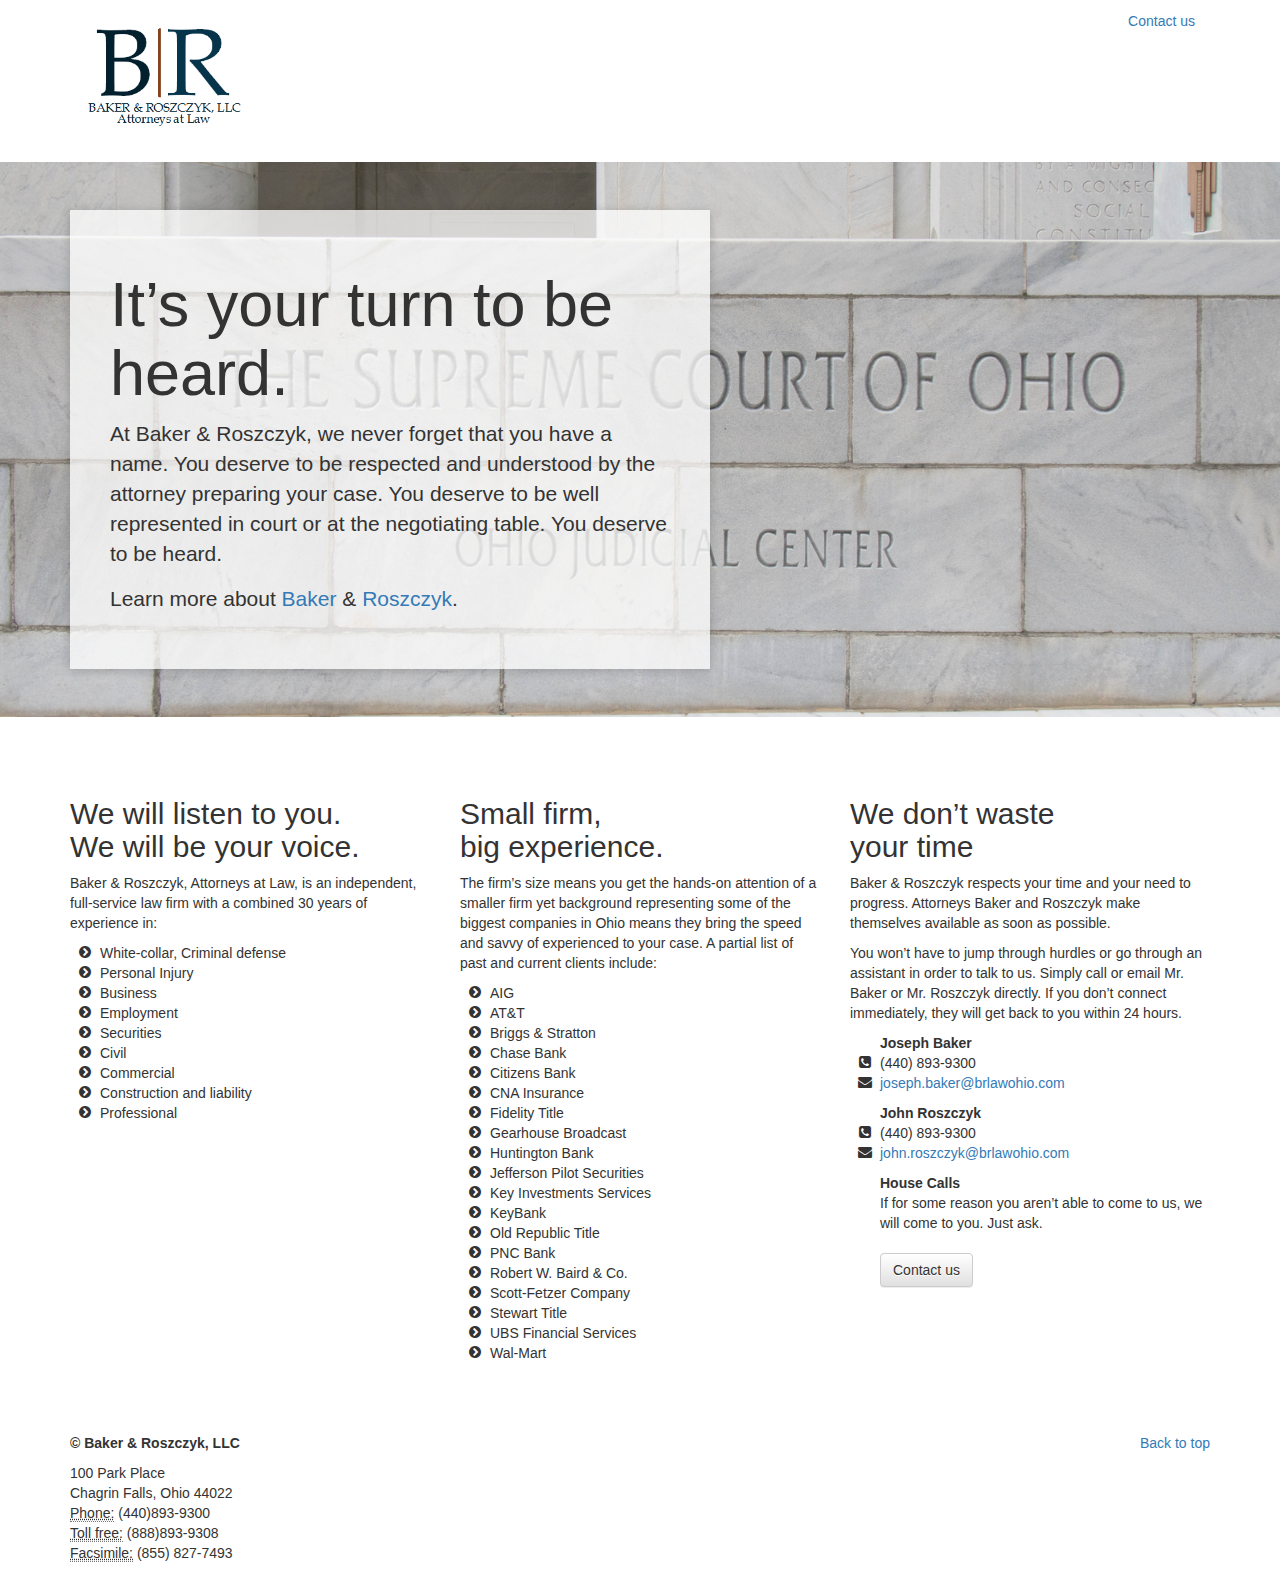
<file: index.html>
<!DOCTYPE html>
<html lang="en">
  <head>
    <meta charset="utf-8">
    <meta http-equiv="X-UA-Compatible" content="IE=edge">
    <meta name="viewport" content="width=device-width, initial-scale=1">
	
	<meta name="KEYWORDS" content="Baker & Roszczyk, Baker, Roszczyk, Ohio, Chagrin Falls, Cleveland, criminal, personal injury, law firm, legal, attorney, lawyer, litigation, bankruptcy, mergers, acquisitions, government regulation, tax, technology, health care, energy, law" />
	<meta name="description" content="At Baker & Roszczyk, we never forget that you have a name. You deserve to be respected and understood by the attorney preparing your case. You deserve to be well represented in court or at the negotiating table. You deserve to be heard." />
	<meta name="apple-mobile-web-app-title" content="Baker & Roszczyk, LLC" />
	<meta name="HandheldFriendly" content="true" />

    <!-- The above 3 meta tags *must* come first in the head; any other head content must come *after* these tags -->
    <title>Baker & Roszczyk, LLC</title>
    <!-- Bootstrap -->
    <link rel="stylesheet" href="/styles/bootstrap.css" />
	<!-- Optional theme -->
	<link rel="stylesheet" href="/styles/bootstrap-theme.min.css" />
	<!-- link rel="stylesheet" href="/styles/jumbotron.css" -- />
    <!-- font awesome -->
    <link rel="stylesheet" href="https://maxcdn.bootstrapcdn.com/font-awesome/4.5.0/css/font-awesome.min.css">
	
	
	    <!-- jQuery (necessary for Bootstrap's JavaScript plugins) -->
    <script src="https://ajax.googleapis.com/ajax/libs/jquery/1.11.3/jquery.min.js"></script>

    <!-- HTML5 shim and Respond.js for IE8 support of HTML5 elements and media queries -->
    <!-- WARNING: Respond.js doesn't work if you view the page via file:// -->
    <!--[if lt IE 9]>
      <script src="https://oss.maxcdn.com/html5shiv/3.7.2/html5shiv.min.js"></script>
      <script src="https://oss.maxcdn.com/respond/1.4.2/respond.min.js"></script>
    <![endif]-->
  </head>
  <body>
  
	<nav class="navbar">
	  <div class="container">
	    <div class="navbar-header">
	      <div class="logo"><a href="/"><img src="images/logo.png" height="140px" alt="Baker & Roszczyk" /></a></div>
	    </div>
	    <nav>
	      <ul class="nav nav-pills pull-right">
	        <li><a href="contact.html">Contact us</a></li>
	      </ul>
	     </nav>
	  </div>
	</nav>
    
    <!-- Main jumbotron for a primary marketing message or call to action -->
    <div class="jumbotron">
      <div class="container">
		<div class="overlay">
        <h1>It’s your turn to be heard.</h1>
        <p>At Baker & Roszczyk, we never forget that you have a name. You deserve to be respected and understood by the attorney preparing your case. You deserve to be well represented in court or at the negotiating table. You deserve to be heard.</p>        
        
        <p>Learn more about <a href="baker.html">Baker</a> & <a href="Roszczyk.html">Roszczyk</a>.</p>
        <p style="display:none;"><a class="btn btn-primary btn-lg" href="#people" role="button">Learn more &raquo;</a></p>
        </div>
      </div>
    </div>

	<br />
	<br />
	<br />
    <div class="container">
      <!-- Example row of columns -->
      <div class="row">
        <div class="col-md-4">
			<h2>We will listen to you. <br />We will be your voice.</h2>
			<p>Baker & Roszczyk, Attorneys at Law, is an independent, full-service law firm with a combined 30 years of experience in:</p>
			<ul class="fa-ul">
				<li><i class="fa-li fa fa-chevron-circle-right"></i>White-collar, Criminal defense</li> 
				<li><i class="fa-li fa fa-chevron-circle-right"></i>Personal Injury</li>
				<li><i class="fa-li fa fa-chevron-circle-right"></i>Business </li>
				<li><i class="fa-li fa fa-chevron-circle-right"></i>Employment </li>
				<li><i class="fa-li fa fa-chevron-circle-right"></i>Securities </li>
				<li><i class="fa-li fa fa-chevron-circle-right"></i>Civil </li>
				<li><i class="fa-li fa fa-chevron-circle-right"></i>Commercial </li>
				<li><i class="fa-li fa fa-chevron-circle-right"></i>Construction and liability</li>
				<li><i class="fa-li fa fa-chevron-circle-right"></i>Professional </li>
			</ul>
			<!-- <p><a class="btn btn-default" href="#" role="button">View details &raquo;</a></p> -->
        </div>
		<div class="col-md-4">
			<h2>Small firm, <br /> big experience.</h2>
			<p>The firm’s size means you get the hands-on attention of a smaller firm yet  background representing some of the biggest companies in Ohio means they bring the speed and savvy of experienced to your case. A partial list of past and current clients include:</p>
			<ul class="fa-ul">
				<li><i class="fa-li fa fa-chevron-circle-right"></i>AIG</li>
				<li><i class="fa-li fa fa-chevron-circle-right"></i>AT&T</li>
				<li><i class="fa-li fa fa-chevron-circle-right"></i>Briggs & Stratton</li>
				<li><i class="fa-li fa fa-chevron-circle-right"></i>Chase Bank</li>
				<li><i class="fa-li fa fa-chevron-circle-right"></i>Citizens Bank</li>
				<li><i class="fa-li fa fa-chevron-circle-right"></i>CNA Insurance</li>
				<li><i class="fa-li fa fa-chevron-circle-right"></i>Fidelity Title</li>
				<li><i class="fa-li fa fa-chevron-circle-right"></i>Gearhouse Broadcast</li>
				<li><i class="fa-li fa fa-chevron-circle-right"></i>Huntington Bank</li>
				<li><i class="fa-li fa fa-chevron-circle-right"></i>Jefferson Pilot Securities</li>
				<li><i class="fa-li fa fa-chevron-circle-right"></i>Key Investments Services</li>
				<li><i class="fa-li fa fa-chevron-circle-right"></i>KeyBank</li>
				<li><i class="fa-li fa fa-chevron-circle-right"></i>Old Republic Title</li>
				<li><i class="fa-li fa fa-chevron-circle-right"></i>PNC Bank</li>
				<li><i class="fa-li fa fa-chevron-circle-right"></i>Robert W. Baird & Co.</li>
				<li><i class="fa-li fa fa-chevron-circle-right"></i>Scott-Fetzer Company</li>
				<li><i class="fa-li fa fa-chevron-circle-right"></i>Stewart Title</li>
				<li><i class="fa-li fa fa-chevron-circle-right"></i>UBS Financial Services</li>
				<li><i class="fa-li fa fa-chevron-circle-right"></i>Wal-Mart</li>
			</ul>
		</div>
		<div class="col-md-4">
			<h2>We don’t waste <br />your time</h2>
			<p>Baker & Roszczyk respects your time and your need to  progress. Attorneys Baker and Roszczyk make themselves available as soon as possible.</p>
			<p>You won’t have to jump through hurdles or go through an assistant in order to talk to us. Simply call or email Mr. Baker or Mr. Roszczyk directly. If you don’t connect immediately, they will get back to you within 24 hours.</p>
						
			<ul class="fa-ul">
			  <li><i class="fa-li fa fa-person"></i><strong>Joseph Baker</strong></li>
			  <li><i class="fa-li fa fa-phone-square"></i>(440) 893-9300 <br />
			  <li><i class="fa-li fa fa-envelope"></i><a href="mailto:joseph.baker@brlawohio.com">joseph.baker@brlawohio.com </a></li>
			</ul>
			
			<ul class="fa-ul">
			  <li><i class="fa-li fa fa-person"></i><strong>John Roszczyk</strong></li>
			  <li><i class="fa-li fa fa-phone-square"></i>(440) 893-9300 <br />
			  <li><i class="fa-li fa fa-envelope"></i><a href="mailto:john.roszczyk@brlawohio.com">john.roszczyk@brlawohio.com</a></li>
			</ul>
			
			<ul class="fa-ul">
			<li><strong>House Calls</strong></li>
			<li>If for some reason you aren’t able to come to us, we will come to you. Just ask.</li>
			</u>
			
			<br>
		
		  <p><a class="btn btn-default" href="contact.html" role="button">Contact us</a></p>
		</div>
      </div>
	
	<br />
	<br />
	<br />
	
	<!-- FOOTER -->
      <footer>
        <p class="pull-right"><a href="#">Back to top</a></p>
        <p><strong>&copy; Baker & Roszczyk, LLC</strong>
		<br />
			<address>
				100 Park Place <br />
				Chagrin Falls, Ohio 44022 <br />
				<abbr title="Phone">Phone:</abbr> (440)893-9300 <br />
				<abbr title="Phone">Toll free:</abbr> (888)893-9308 <br />
				<abbr title="Fax">Facsimile:</abbr> (855) 827-7493 <br />
			</address>
		</p>
      </footer>
      
    </div> <!-- /container -->    

    <!-- Include all compiled plugins (below), or include individual files as needed -->
	<!-- Latest compiled and minified JavaScript -->
	<script src="/scripts/bootstrap.min.js"></script>
	<script type="text/javascript">
	(function ($) {
	    $(function () { //On load
			var min = 1;
			var max = 5;
			var imgId = Math.floor(Math.random() * (max - min + 1)) + min;
			var fileName = imgId + ".jpg";
			$('.jumbotron').css('background-image', 'url("' + "/images/carousel/" + fileName + '")');
	    });
	})(jQuery);
	</script>
  </body>
</html>
</file>
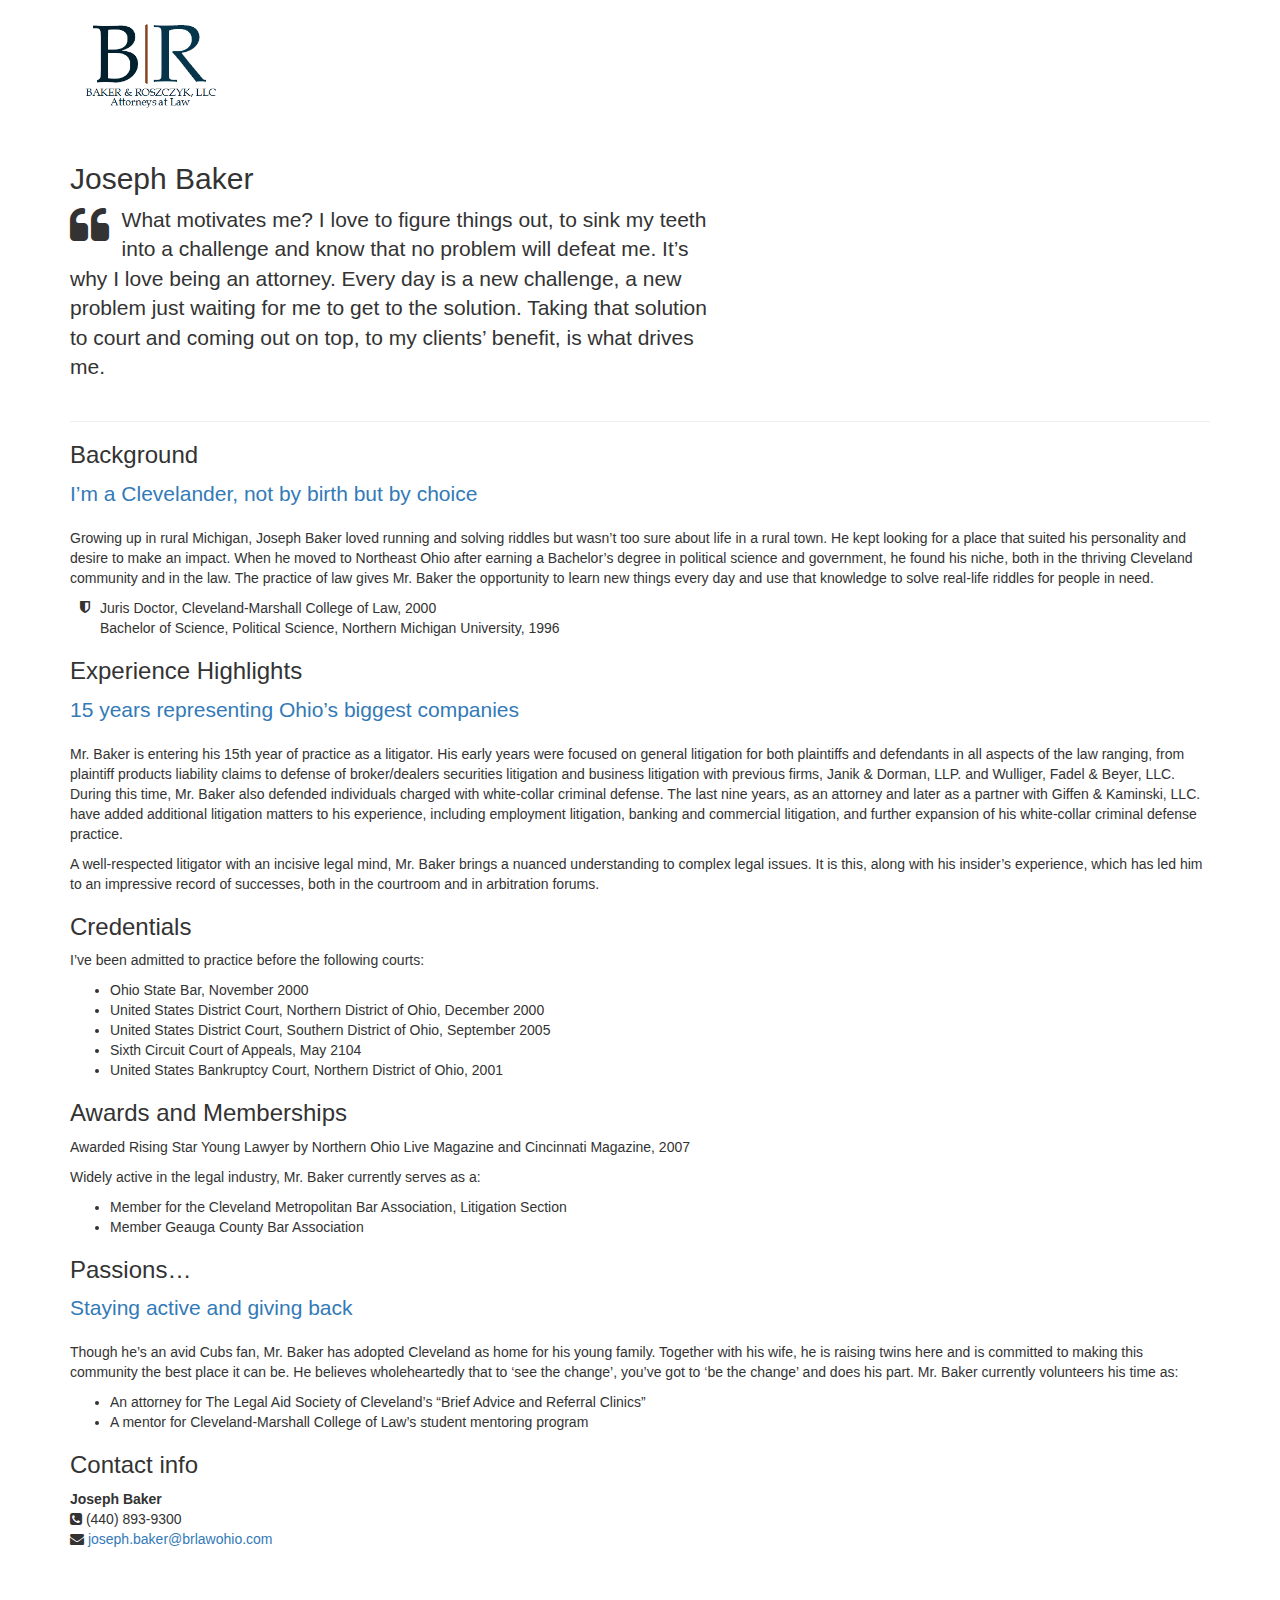
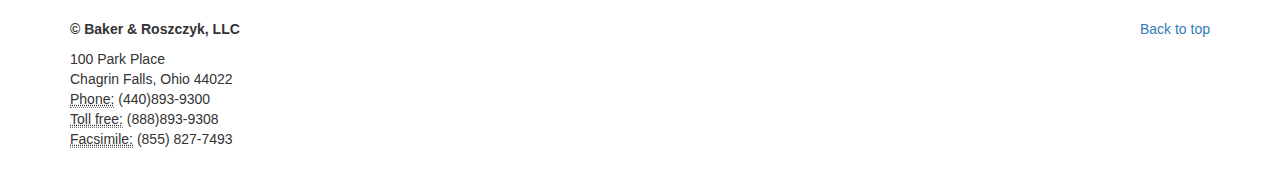
<file: baker.html>
<!DOCTYPE html>
<html lang="en">
  <head>
    <meta charset="utf-8">
    <meta http-equiv="X-UA-Compatible" content="IE=edge">
    <meta name="viewport" content="width=device-width, initial-scale=1">
    <!-- The above 3 meta tags *must* come first in the head; any other head content must come *after* these tags -->
    <title>Joseph Baker</title>

    <!-- Bootstrap -->
    <link rel="stylesheet" href="/styles/bootstrap.min.css" />
	<!-- Optional theme -->
	<link rel="stylesheet" href="/styles/bootstrap-theme.min.css" />
	<link rel="stylesheet" href="https://maxcdn.bootstrapcdn.com/font-awesome/4.5.0/css/font-awesome.min.css">

	
    <!-- HTML5 shim and Respond.js for IE8 support of HTML5 elements and media queries -->
    <!-- WARNING: Respond.js doesn't work if you view the page via file:// -->
    <!--[if lt IE 9]>
      <script src="https://oss.maxcdn.com/html5shiv/3.7.2/html5shiv.min.js"></script>
      <script src="https://oss.maxcdn.com/respond/1.4.2/respond.min.js"></script>
    <![endif]-->
  </head>
  <body>
  	<nav class="navbar">
      <div class="container">
        <div class="navbar-header">
          <a href="#"><img src="images/logo.png" height="120px" alt="Baker & Roszczyk" /></a>
        </div>
        <div id="navbar" class="navbar-collapse collapse">
		</div><!--/.navbar-collapse -->
      </div>
    </nav>
  
  	<div class="container">
	
		<div class="row featurette">
		<div class="col-md-7">
			<h2 class="featurette-heading">Joseph Baker</h2>
			<p class="lead"><i class="fa fa-quote-left fa-2x fa-pull-left"></i>What motivates me? I love to figure things out, to sink my teeth into a challenge and know that no problem will defeat me. It’s why I love being an attorney. Every day is a new challenge, a new problem just waiting for me to get to the solution. Taking that solution to court and coming out on top, to my clients’ benefit, is what drives me.</p>
		</div>
	</div>
	
		<hr class="featurette-divider">
		<div class="people-detail">
		<h3>Background</h3>
		<p class="lead text-primary">I’m a Clevelander, not by birth but by choice</p>
		<p>Growing up in rural Michigan, Joseph Baker loved running and solving riddles but wasn’t too sure about life in a rural town. He kept looking for a place that suited his personality and desire to make an impact. When he moved to Northeast Ohio after earning a Bachelor’s degree in political science and government, he found his niche, both in the thriving Cleveland community and in the law. The practice of law gives Mr. Baker the opportunity to learn new things every day and use that knowledge to solve real-life riddles for people in need.</p>
		
		<ul class="fa-ul">
			<li><i class="fa-li fa fa-shield"></i>Juris Doctor, Cleveland-Marshall College of Law, 2000</li>
			<li><i class="fa-li fa-shield"></i>Bachelor of Science, Political Science, Northern Michigan University, 1996</li>
		</ul>
		
		
		<h3>Experience Highlights</h3>
		<p class="lead text-primary">15 years representing Ohio’s biggest companies</p>
		<p>Mr. Baker is entering his 15th year of practice as a litigator. His early years were focused on general litigation for both plaintiffs and defendants in all aspects of the law ranging, from plaintiff products liability claims to defense of broker/dealers securities litigation and business litigation with previous firms, Janik & Dorman, LLP. and Wulliger, Fadel & Beyer, LLC.  During this time, Mr. Baker also defended individuals charged with white-collar criminal defense.  The last nine years, as an attorney and later as a partner with Giffen & Kaminski, LLC. have added additional litigation matters to his experience, including employment litigation, banking and commercial litigation, and further expansion of his white-collar criminal defense practice.</p>
		
		<p>A well-respected litigator with an incisive legal mind, Mr. Baker brings a nuanced understanding to complex legal issues. It is this, along with his insider’s experience, which has led him to an impressive record of successes, both in the courtroom and in arbitration forums.</p>
		
		<h3>Credentials</h3>
		<p>I’ve been admitted to practice before the following courts:</p>
		<ul>
		<li>Ohio State Bar, November 2000</li>
		<li>United States District Court, Northern District of Ohio, December 2000</li>
		<li>United States District Court, Southern District of Ohio, September 2005</li>
		<li>Sixth Circuit Court of Appeals, May 2104</li>
		<li>United States Bankruptcy Court, Northern District of Ohio, 2001</li>
		</ul>
		<h3>Awards and Memberships</h3>
		<p>Awarded Rising Star Young Lawyer by Northern Ohio Live Magazine and Cincinnati Magazine, 2007</p>
		
		<p>Widely active in the legal industry, Mr. Baker currently serves as a: </p>
		<ul>
		<li>Member for the Cleveland Metropolitan Bar Association, Litigation Section</li>
		<li>Member Geauga County Bar Association</li>
		</ul>
		
		<h3>Passions…</h3>
		<p class="lead text-primary">Staying active and giving back</p>
		<p>Though he’s an avid Cubs fan, Mr. Baker has adopted Cleveland as home for his young family. Together with his wife, he is raising twins here and is committed to making this community the best place it can be. He believes wholeheartedly that to ‘see the change’, you’ve got to ‘be the change’ and does his part. Mr. Baker currently volunteers his time as:</p>
		<ul>
		<li>An attorney for The Legal Aid Society of Cleveland’s “Brief Advice and Referral Clinics” </li>
		<li>A mentor for Cleveland-Marshall College of Law’s student mentoring program</li>
		</ul>
		
		
		
		<h3> Contact info</h3>
		<p>
			<strong>Joseph Baker</strong><br />
			<i class="fa fa-phone-square"></i> (440) 893-9300<br />
			<i class="fa fa-envelope"></i><a href="mailto:joseph.baker@brlawohio.com"> joseph.baker@brlawohio.com</a>
		</p>
	</div>
	
	<br />
	<br />
	<br />
	
	
	
	    
		<!-- FOOTER -->
		<footer>
	        <p class="pull-right"><a href="#">Back to top</a></p>
	        <p><strong>&copy; Baker & Roszczyk, LLC</strong>
			<br />
				<address>
					100 Park Place <br />
					Chagrin Falls, Ohio 44022 <br />
					<abbr title="Phone">Phone:</abbr> (440)893-9300 <br />
					<abbr title="Phone">Toll free:</abbr> (888)893-9308 <br />
					<abbr title="Fax">Facsimile:</abbr> (855) 827-7493 <br />
				</address>
			</p>
		</footer>

    </div>


   
    <!-- jQuery (necessary for Bootstrap's JavaScript plugins) -->
    <script src="https://ajax.googleapis.com/ajax/libs/jquery/1.11.3/jquery.min.js"></script>
    <!-- Include all compiled plugins (below), or include individual files as needed -->
	<!-- Latest compiled and minified JavaScript -->
	<script src="/scripts/bootstrap.min.js" />
  </body>
</html>
</file>
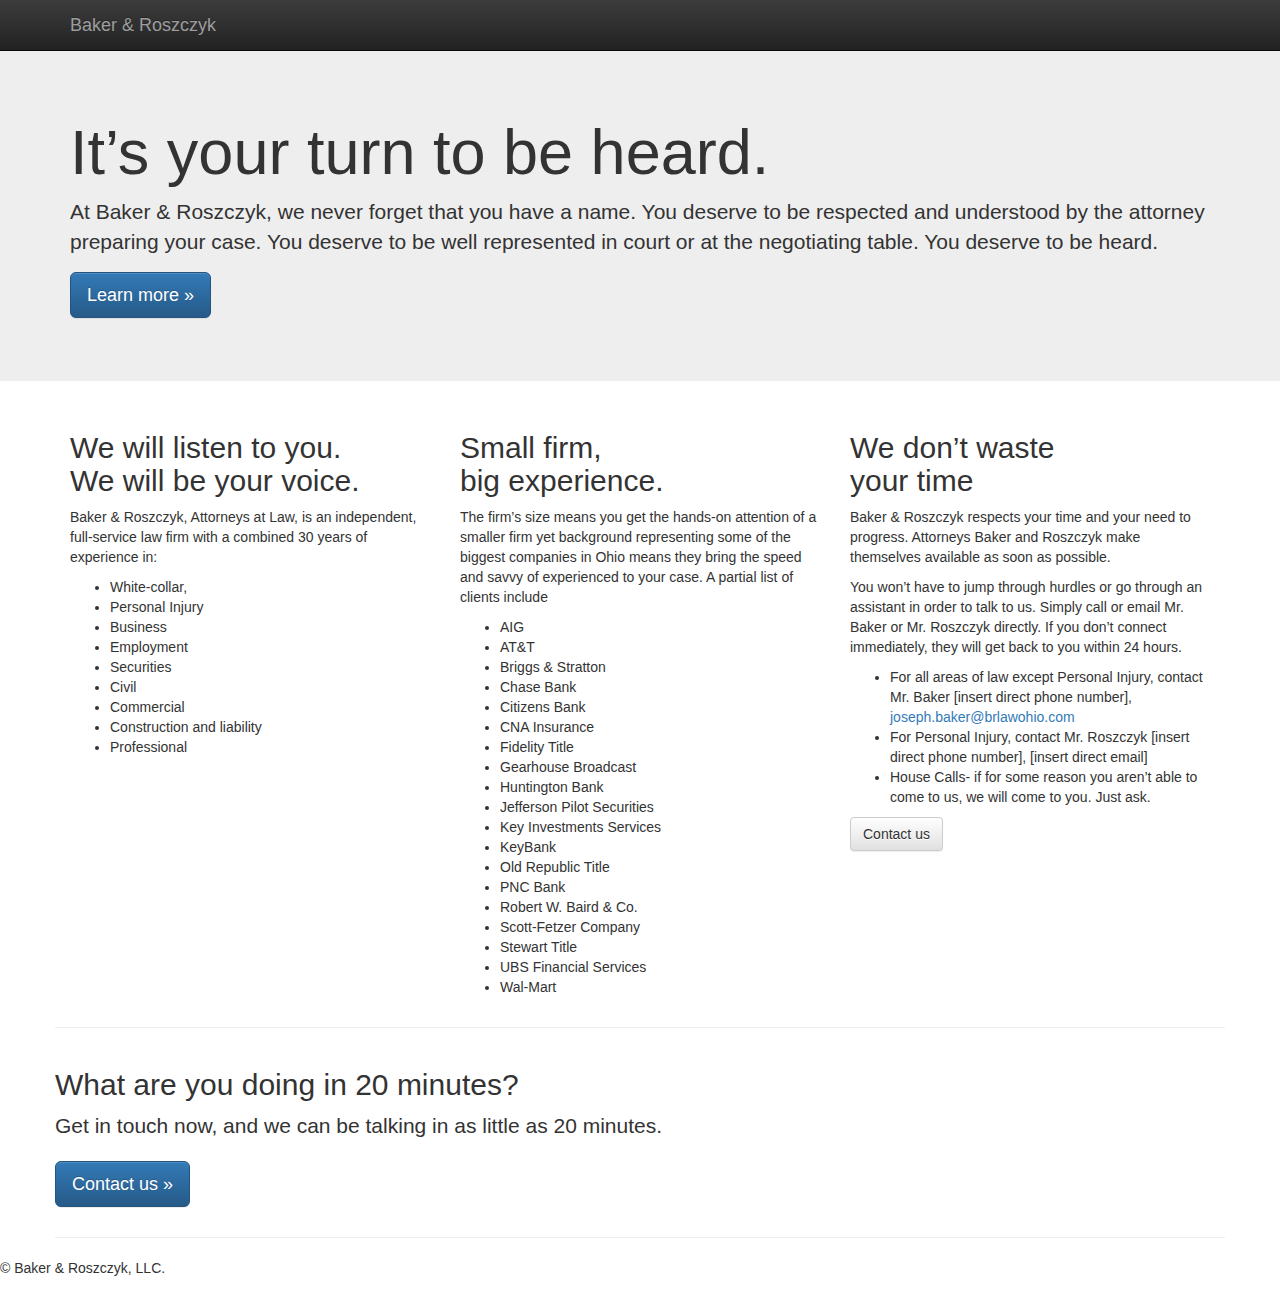
<file: index1.html>
<!DOCTYPE html>
<html lang="en">
  <head>
    <meta charset="utf-8">
    <meta http-equiv="X-UA-Compatible" content="IE=edge">
    <meta name="viewport" content="width=device-width, initial-scale=1">
    <!-- The above 3 meta tags *must* come first in the head; any other head content must come *after* these tags -->
    <title>Bootstrap 101 Template</title>

    <!-- Bootstrap -->
    <link rel="stylesheet" href="/styles/bootstrap.min.css" />
	<!-- Optional theme -->
	<link rel="stylesheet" href="/styles/bootstrap-theme.min.css" />
	<link rel="stylesheet" href="/styles/jumbotron.css" />
	
    <!-- HTML5 shim and Respond.js for IE8 support of HTML5 elements and media queries -->
    <!-- WARNING: Respond.js doesn't work if you view the page via file:// -->
    <!--[if lt IE 9]>
      <script src="https://oss.maxcdn.com/html5shiv/3.7.2/html5shiv.min.js"></script>
      <script src="https://oss.maxcdn.com/respond/1.4.2/respond.min.js"></script>
    <![endif]-->
  </head>
  <body>
    <nav class="navbar navbar-inverse navbar-fixed-top">
      <div class="container">
        <div class="navbar-header">
          <button type="button" class="navbar-toggle collapsed" data-toggle="collapse" data-target="#navbar" aria-expanded="false" aria-controls="navbar">
            <span class="sr-only">Toggle navigation</span>
            <span class="icon-bar"></span>
            <span class="icon-bar"></span>
            <span class="icon-bar"></span>
          </button>
          <a class="navbar-brand" href="#">Baker & Roszczyk</a>
        </div>
        <div id="navbar" class="navbar-collapse collapse">
		</div><!--/.navbar-collapse -->
      </div>
    </nav>

    <!-- Main jumbotron for a primary marketing message or call to action -->
    <div class="jumbotron">
      <div class="container">
        <h1>It’s your turn to be heard.</h1>
        <p>At Baker & Roszczyk, we never forget that you have a name. You deserve to be respected and understood by the attorney preparing your case. You deserve to be well represented in court or at the negotiating table. You deserve to be heard.</p>
        <p><a class="btn btn-primary btn-lg" href="#" role="button">Learn more &raquo;</a></p>
      </div>
    </div>

    <div class="container">
      <!-- Example row of columns -->
      <div class="row">
        <div class="col-md-4">
			<h2>We will listen to you. <br />We will be your voice.</h2>
			<p>Baker & Roszczyk, Attorneys at Law, is an independent, full-service law firm with a combined 30 years of experience in:</p>
			<ul>
				<li>White-collar,</li> 
				<li>Personal Injury</li>
				<li>Business </li>
				<li>Employment </li>
				<li>Securities </li>
				<li>Civil </li>
				<li>Commercial </li>
				<li>Construction and liability</li>
				<li>Professional </li>
			</ul>
			<!-- <p><a class="btn btn-default" href="#" role="button">View details &raquo;</a></p> -->
        </div>
		<div class="col-md-4">
			<h2>Small firm, <br /> big experience.</h2>
			<p>The firm’s size means you get the hands-on attention of a smaller firm yet  background representing some of the biggest companies in Ohio means they bring the speed and savvy of experienced to your case. A partial list of clients include</p>
			<ul>
				<li>AIG</li>
				<li>AT&T</li>
				<li>Briggs & Stratton</li>
				<li>Chase Bank</li>
				<li>Citizens Bank</li>
				<li>CNA Insurance</li>
				<li>Fidelity Title</li>
				<li>Gearhouse Broadcast</li>
				<li>Huntington Bank</li>
				<li>Jefferson Pilot Securities</li>
				<li>Key Investments Services</li>
				<li>KeyBank</li>
				<li>Old Republic Title</li>
				<li>PNC Bank</li>
				<li>Robert W. Baird & Co.</li>
				<li>Scott-Fetzer Company</li>
				<li>Stewart Title</li>
				<li>UBS Financial Services</li>
				<li>Wal-Mart</li>
			</ul>
			<!-- <p><a class="btn btn-default" href="#" role="button">View details &raquo;</a></p> -->
		</div>
		<div class="col-md-4">
			<h2>We don’t waste <br />your time</h2>
			<p>Baker & Roszczyk respects your time and your need to  progress. Attorneys Baker and Roszczyk make themselves available as soon as possible.</p>
			<p>You won’t have to jump through hurdles or go through an assistant in order to talk to us. Simply call or email Mr. Baker or Mr. Roszczyk directly. If you don’t connect immediately, they will get back to you within 24 hours.</p>
			<ul>
			  <li>For all areas of law except Personal Injury, contact Mr. Baker [insert direct phone number], <a href="mailto:joseph.baker@brlawohio.com"> joseph.baker@brlawohio.com</a></li>
			  <li>For Personal Injury, contact Mr. Roszczyk [insert direct phone number], [insert direct email]</li>
			  <li>House Calls- if for some reason you aren’t able to come to us, we will come to you. Just ask.</li>
			</ul>
		
		  <p><a class="btn btn-default" href="#" role="button">Contact us</a></p>
		</div>
      </div>
      
      
      <div class="row">
		<hr class="featurette-divider">
		<div class="row featurette">
		    <div class="col-md-7">
		      <h2 class="featurette-heading">What are you doing in 20 minutes?</h2>
		      <p class="lead">Get in touch now, and we can be talking in as little as 20 minutes.</p>
		      <p><a class="btn btn-primary btn-lg" href="/contact" role="button">Contact us &raquo;</a></p>
		    </div>
		</div>
		<hr>
	</div>
    </div>
        
                

	
      
	
      
      
      

      <footer>
        <p>&copy; Baker & Roszczyk, LLC.</p>
      </footer>
    </div> <!-- /container -->    

    <!-- jQuery (necessary for Bootstrap's JavaScript plugins) -->
    <script src="https://ajax.googleapis.com/ajax/libs/jquery/1.11.3/jquery.min.js"></script>
    <!-- Include all compiled plugins (below), or include individual files as needed -->
	<!-- Latest compiled and minified JavaScript -->
	<script src="/scripts/bootstrap.min.js" />
  </body>
</html>
</file>
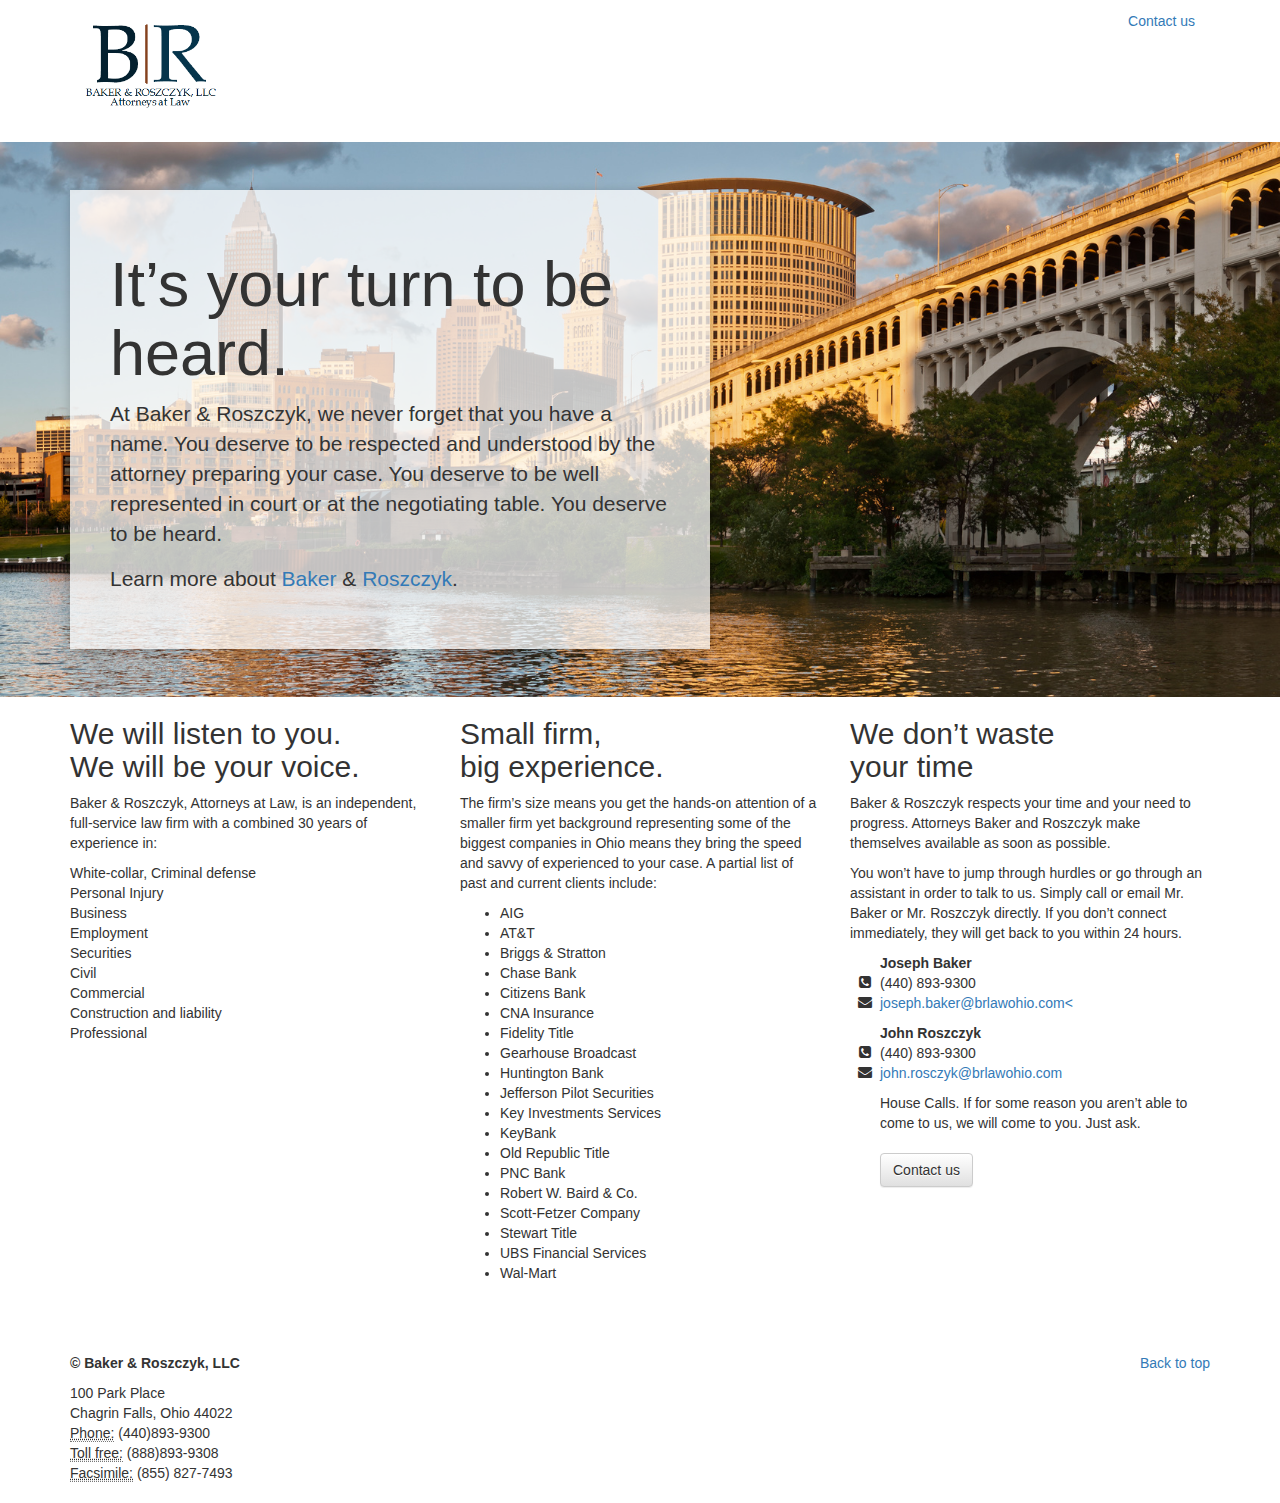
<file: index2.html>
<!DOCTYPE html>
<html lang="en">
  <head>
    <meta charset="utf-8">
    <meta http-equiv="X-UA-Compatible" content="IE=edge">
    <meta name="viewport" content="width=device-width, initial-scale=1">
    <!-- The above 3 meta tags *must* come first in the head; any other head content must come *after* these tags -->
    <title>Baker & Roszczyk, LLC</title>
    <!-- Bootstrap -->
    <link rel="stylesheet" href="/styles/bootstrap.css" />
	<!-- Optional theme -->
	<link rel="stylesheet" href="/styles/bootstrap-theme.min.css" />
	<!-- link rel="stylesheet" href="/styles/jumbotron.css" -- />
    <!-- font awesome -->
    <link rel="stylesheet" href="https://maxcdn.bootstrapcdn.com/font-awesome/4.5.0/css/font-awesome.min.css">
	
	
	    <!-- jQuery (necessary for Bootstrap's JavaScript plugins) -->
    <script src="https://ajax.googleapis.com/ajax/libs/jquery/1.11.3/jquery.min.js"></script>

    <!-- HTML5 shim and Respond.js for IE8 support of HTML5 elements and media queries -->
    <!-- WARNING: Respond.js doesn't work if you view the page via file:// -->
    <!--[if lt IE 9]>
      <script src="https://oss.maxcdn.com/html5shiv/3.7.2/html5shiv.min.js"></script>
      <script src="https://oss.maxcdn.com/respond/1.4.2/respond.min.js"></script>
    <![endif]-->
  </head>
  <body>
  
	<nav class="navbar">
	  <div class="container">
	    <div class="navbar-header">
	      <div class="logo"><a href="/"><img src="images/logo.png" height="120px" alt="Baker & Roszczyk" /></a></div>
	    </div>
	    <nav>
	      <ul class="nav nav-pills pull-right">
	        <li><a href="contact.html">Contact us</a></li>
	      </ul>
	     </nav>
	  </div>
	</nav>
    
    <!-- Main jumbotron for a primary marketing message or call to action -->
    <div class="jumbotron">
      <div class="container">
		<div class="overlay">
        <h1>It’s your turn to be heard.</h1>
        <p>At Baker & Roszczyk, we never forget that you have a name. You deserve to be respected and understood by the attorney preparing your case. You deserve to be well represented in court or at the negotiating table. You deserve to be heard.</p>        
        
        <p>Learn more about <a href="baker.html">Baker</a> & <a href="Roszczyk.html">Roszczyk</a>.</p>
        <p style="display:none;"><a class="btn btn-primary btn-lg" href="#people" role="button">Learn more &raquo;</a></p>
        </div>
      </div>
    </div>

    <div class="container">
      <!-- Example row of columns -->
      <div class="row">
        <div class="col-md-4">
			<h2>We will listen to you. <br />We will be your voice.</h2>
			<p>Baker & Roszczyk, Attorneys at Law, is an independent, full-service law firm with a combined 30 years of experience in:</p>
			<ul class="list-unstyled">
				<li>White-collar, Criminal defense</li> 
				<li>Personal Injury</li>
				<li>Business </li>
				<li>Employment </li>
				<li>Securities </li>
				<li>Civil </li>
				<li>Commercial </li>
				<li>Construction and liability</li>
				<li>Professional </li>
			</ul>
			<!-- <p><a class="btn btn-default" href="#" role="button">View details &raquo;</a></p> -->
        </div>
		<div class="col-md-4">
			<h2>Small firm, <br /> big experience.</h2>
			<p>The firm’s size means you get the hands-on attention of a smaller firm yet  background representing some of the biggest companies in Ohio means they bring the speed and savvy of experienced to your case. A partial list of past and current clients include:</p>
			<ul>
				<li>AIG</li>
				<li>AT&T</li>
				<li>Briggs & Stratton</li>
				<li>Chase Bank</li>
				<li>Citizens Bank</li>
				<li>CNA Insurance</li>
				<li>Fidelity Title</li>
				<li>Gearhouse Broadcast</li>
				<li>Huntington Bank</li>
				<li>Jefferson Pilot Securities</li>
				<li>Key Investments Services</li>
				<li>KeyBank</li>
				<li>Old Republic Title</li>
				<li>PNC Bank</li>
				<li>Robert W. Baird & Co.</li>
				<li>Scott-Fetzer Company</li>
				<li>Stewart Title</li>
				<li>UBS Financial Services</li>
				<li>Wal-Mart</li>
			</ul>
		</div>
		<div class="col-md-4">
			<h2>We don’t waste <br />your time</h2>
			<p>Baker & Roszczyk respects your time and your need to  progress. Attorneys Baker and Roszczyk make themselves available as soon as possible.</p>
			<p>You won’t have to jump through hurdles or go through an assistant in order to talk to us. Simply call or email Mr. Baker or Mr. Roszczyk directly. If you don’t connect immediately, they will get back to you within 24 hours.</p>
						
			<ul class="fa-ul">
			  <li><i class="fa-li fa fa-person"></i><strong>Joseph Baker</strong></li>
			  <li><i class="fa-li fa fa-phone-square"></i>(440) 893-9300 <br />
			  <li><i class="fa-li fa fa-envelope"></i><a href="mailto:joseph.bakerk@brlawohio.com">joseph.baker@brlawohio.com<</a></li>
			</ul>
			
			<ul class="fa-ul">
			  <li><i class="fa-li fa fa-person"></i><strong>John Roszczyk</strong></li>
			  <li><i class="fa-li fa fa-phone-square"></i>(440) 893-9300 <br />
			  <li><i class="fa-li fa fa-envelope"></i><a href="mailto:john.rosczyk@brlawohio.com">john.rosczyk@brlawohio.com</a></li>
			</ul>
			
			<ul class="fa-ul">
			<li>House Calls.  If for some reason you aren’t able to come to us, we will come to you. Just ask.</li>
			</u>
			
			<br>
		
		  <p><a class="btn btn-default" href="contact.html" role="button">Contact us</a></p>
		</div>
      </div>
	
	<br />
	<br />
	<br />
	
	<!-- FOOTER -->
      <footer>
        <p class="pull-right"><a href="#">Back to top</a></p>
        <p><strong>&copy; Baker & Roszczyk, LLC</strong>
		<br />
			<address>
				100 Park Place <br />
				Chagrin Falls, Ohio 44022 <br />
				<abbr title="Phone">Phone:</abbr> (440)893-9300 <br />
				<abbr title="Phone">Toll free:</abbr> (888)893-9308 <br />
				<abbr title="Fax">Facsimile:</abbr> (855) 827-7493 <br />
			</address>
		</p>
      </footer>
      
    </div> <!-- /container -->    

    <!-- Include all compiled plugins (below), or include individual files as needed -->
	<!-- Latest compiled and minified JavaScript -->
	<script src="/scripts/bootstrap.min.js"></script>
	<script type="text/javascript">
	(function ($) {
	    $(function () { //On load
			var min = 1;
			var max = 5;
			var imgId = Math.floor(Math.random() * (max - min + 1)) + min;
			var fileName = imgId + ".jpg";
			$('.jumbotron').css('background-image', 'url("' + "/images/carousel/" + fileName + '")');
	    });
	})(jQuery);
	</script>
  </body>
</html>
</file>
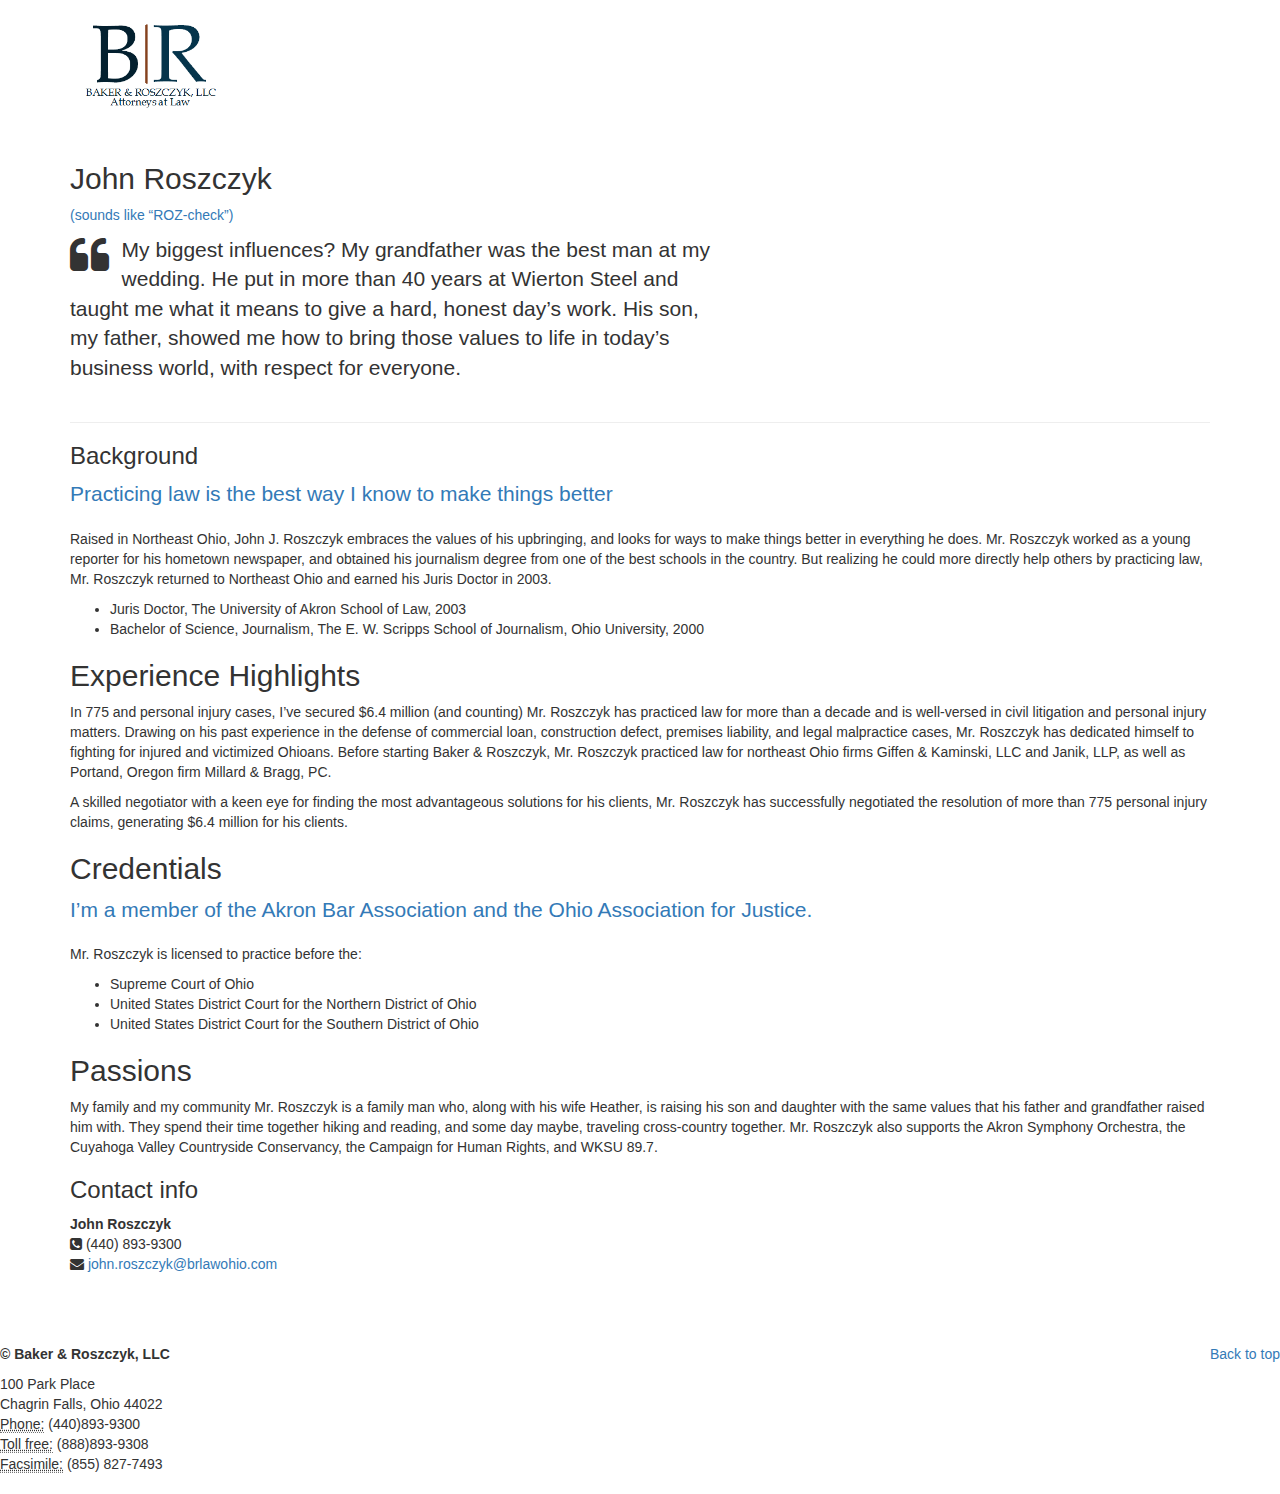
<file: Roszczyk.html>
<!DOCTYPE html>
<html lang="en">
  <head>
    <meta charset="utf-8">
    <meta http-equiv="X-UA-Compatible" content="IE=edge">
    <meta name="viewport" content="width=device-width, initial-scale=1">
    <!-- The above 3 meta tags *must* come first in the head; any other head content must come *after* these tags -->
    <title>John Roszczyk</title>

    <!-- Bootstrap -->
    <link rel="stylesheet" href="/styles/bootstrap.css" />
	<!-- Optional theme -->
	<link rel="stylesheet" href="/styles/bootstrap-theme.min.css" />

    <link rel="stylesheet" href="https://maxcdn.bootstrapcdn.com/font-awesome/4.5.0/css/font-awesome.min.css">
	
    <!-- HTML5 shim and Respond.js for IE8 support of HTML5 elements and media queries -->
    <!-- WARNING: Respond.js doesn't work if you view the page via file:// -->
    <!--[if lt IE 9]>
      <script src="https://oss.maxcdn.com/html5shiv/3.7.2/html5shiv.min.js"></script>
      <script src="https://oss.maxcdn.com/respond/1.4.2/respond.min.js"></script>
    <![endif]-->
  </head>
  <body>
 	<nav class="navbar">
      <div class="container">
        <div class="navbar-header">
          <a href="#"><img src="images/logo.png" height="120px" alt="Baker & Roszczyk" /></a>
        </div>
        <div id="navbar" class="navbar-collapse collapse">
		</div><!--/.navbar-collapse -->
      </div>
    </nav>
        
    <div class="container">
    
	    <div class="row featurette">
		<div class="col-md-7">
			<h2 class="featurette-heading">John Roszczyk</h2>
			<p class="text-primary">(sounds like “ROZ-check”)</p>

			<p class="lead"><i class="fa fa-quote-left fa-2x fa-pull-left"></i>My biggest influences? My grandfather was the best man at my wedding. He put in more than 40 years at Wierton Steel and taught me what it means to give a hard, honest day’s work. His son, my father, showed me how to bring those values to life in today’s business world, with respect for everyone.</p>
		</div>
		</div>
		<hr />
	    
	    <div class="people-detail">
		<h3>Background</h3>
		<p class=" lead text-primary">Practicing law is the best way I know to make things better</p>
		
		<p>Raised in Northeast Ohio, John J. Roszczyk embraces the values of his upbringing, and looks for ways to make things better in everything he does. Mr. Roszczyk worked as a young reporter for his hometown newspaper, and obtained his journalism degree from one of the best schools in the country. But realizing he could more directly help others by practicing law, Mr. Roszczyk returned to Northeast Ohio and earned his Juris Doctor in 2003.</p>
		<ul>
			<li>Juris Doctor, The University of Akron School of Law, 2003</li>
			<li>Bachelor of Science, Journalism, The E. W. Scripps School of Journalism, Ohio University, 2000</li>
		</ul>

		<h2>Experience Highlights</h2>
		<p>In 775 and  personal injury cases, I’ve secured $6.4 million (and counting) Mr. Roszczyk has practiced law for more than a decade and is well-versed in civil litigation and personal injury matters. Drawing on his past experience in the defense of commercial loan, construction defect, premises liability, and legal malpractice cases, Mr. Roszczyk has dedicated himself to fighting for injured and victimized Ohioans. Before starting Baker & Roszczyk, Mr. Roszczyk practiced law for northeast Ohio firms Giffen & Kaminski, LLC and Janik, LLP, as well as Portand, Oregon firm Millard & Bragg, PC.</p>
		
		<p>A skilled negotiator with a keen eye for finding the most advantageous solutions for his clients, Mr. Roszczyk has successfully negotiated the resolution of more than 775 personal injury claims, generating $6.4 million for his clients.</p>
		
		<h2>Credentials</h2>
		<p class="lead text-primary">I’m a member of the Akron Bar Association and the Ohio Association for Justice.</em> 
		<p>Mr. Roszczyk is licensed to practice before the:</p>
		<ul>
		<li>Supreme Court of Ohio</li>
		<li>United States District Court for the Northern District of Ohio</li>
		<li>United States District Court for the Southern District of Ohio</li>
		</ul>
		
		<h2>Passions</h2>
		<p>My family and my community Mr. Roszczyk is a family man who, along with his wife Heather, is raising his son and daughter with the same values that his father and grandfather raised him with. They spend their time together hiking and reading, and some day maybe, traveling cross-country together. Mr. Roszczyk also supports the Akron Symphony Orchestra, the Cuyahoga Valley Countryside Conservancy, the Campaign for Human Rights, and WKSU 89.7.</p>
		
		<h3> Contact info</h3>
		<p>
			<strong>John Roszczyk</strong><br />
			<i class="fa fa-phone-square"></i> (440) 893-9300<br />
			<i class="fa fa-envelope"></i><a href="mailto:john.roszczyk@brlawohio.com"> john.roszczyk@brlawohio.com</a>
		</p>
		</div>

	</div>

	<br />
	<br />
	<br />
	
	<!-- FOOTER -->
      <footer>
        <p class="pull-right"><a href="#">Back to top</a></p>
        <p><strong>&copy; Baker & Roszczyk, LLC</strong>
		<br />
			<address>
				100 Park Place <br />
				Chagrin Falls, Ohio 44022 <br />
				<abbr title="Phone">Phone:</abbr> (440)893-9300 <br />
				<abbr title="Phone">Toll free:</abbr> (888)893-9308 <br />
				<abbr title="Fax">Facsimile:</abbr> (855) 827-7493 <br />
			</address>
		</p>
      </footer>
    </div> <!-- /container -->    

    <!-- jQuery (necessary for Bootstrap's JavaScript plugins) -->
    <script src="https://ajax.googleapis.com/ajax/libs/jquery/1.11.3/jquery.min.js"></script>
    <!-- Include all compiled plugins (below), or include individual files as needed -->
	<!-- Latest compiled and minified JavaScript -->
	<script src="/scripts/bootstrap.min.js" />
  </body>
</html>
</file>
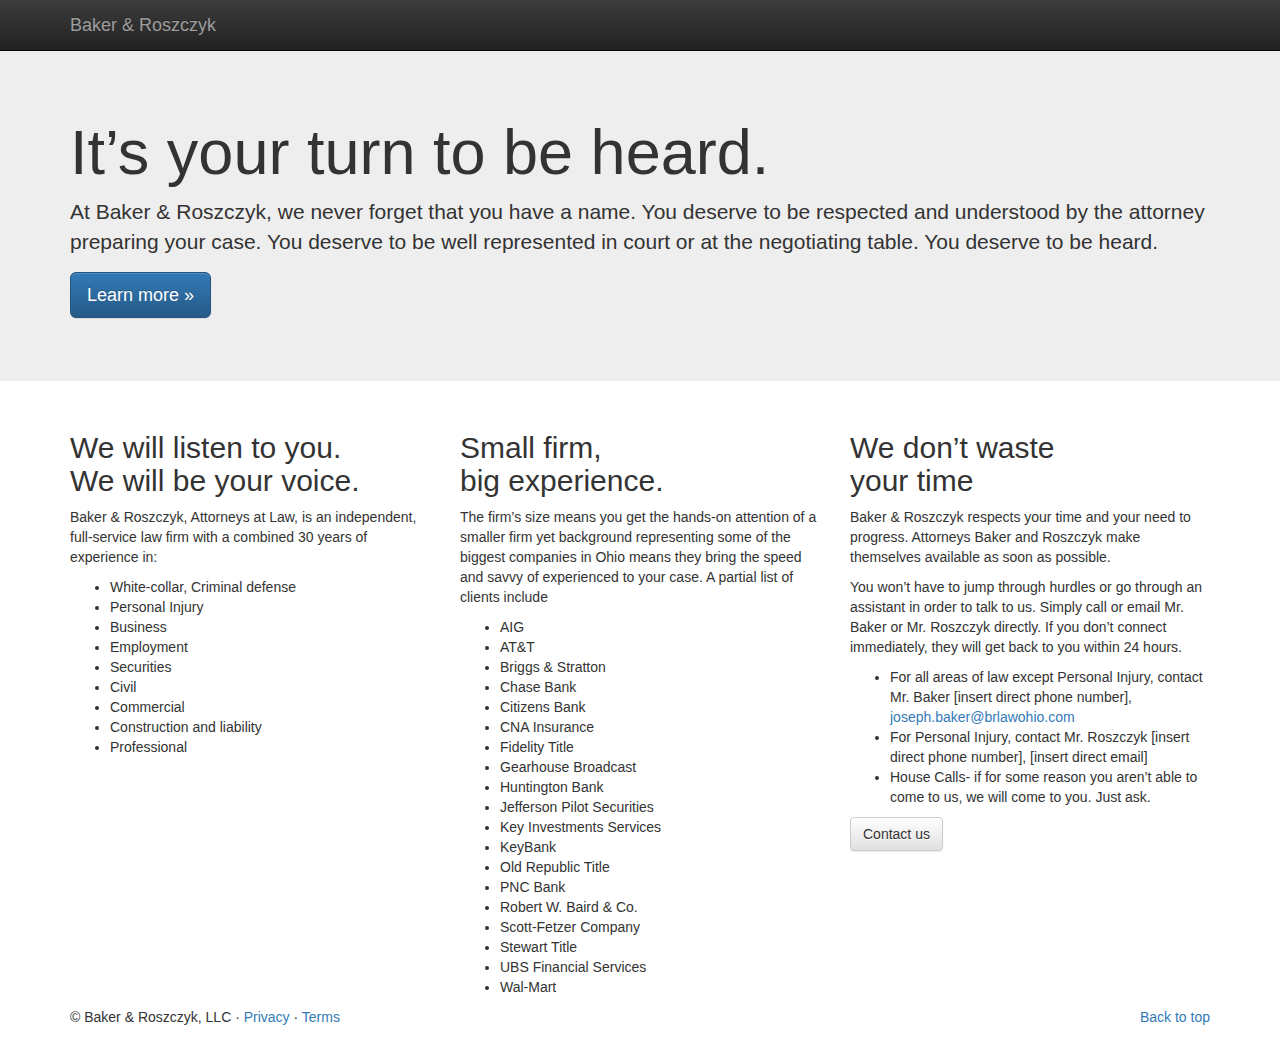
<file: test.html>
<!DOCTYPE html>
<html lang="en">
  <head>
    <meta charset="utf-8">
    <meta http-equiv="X-UA-Compatible" content="IE=edge">
    <meta name="viewport" content="width=device-width, initial-scale=1">
    <!-- The above 3 meta tags *must* come first in the head; any other head content must come *after* these tags -->
    <title>Baker & Roszczyk, LLC</title>

    <!-- Bootstrap -->
    <link rel="stylesheet" href="/styles/bootstrap.min.css" />
	<!-- Optional theme -->
	<link rel="stylesheet" href="/styles/bootstrap-theme.min.css" />
	<link rel="stylesheet" href="/styles/jumbotron.css" />
	
    <!-- HTML5 shim and Respond.js for IE8 support of HTML5 elements and media queries -->
    <!-- WARNING: Respond.js doesn't work if you view the page via file:// -->
    <!--[if lt IE 9]>
      <script src="https://oss.maxcdn.com/html5shiv/3.7.2/html5shiv.min.js"></script>
      <script src="https://oss.maxcdn.com/respond/1.4.2/respond.min.js"></script>
    <![endif]-->
  </head>
  <body>
    <nav class="navbar navbar-inverse navbar-fixed-top">
      <div class="container">
        <div class="navbar-header">
          <button type="button" class="navbar-toggle collapsed" data-toggle="collapse" data-target="#navbar" aria-expanded="false" aria-controls="navbar">
            <span class="sr-only">Toggle navigation</span>
            <span class="icon-bar"></span>
            <span class="icon-bar"></span>
            <span class="icon-bar"></span>
          </button>
          <a class="navbar-brand" href="#">Baker & Roszczyk</a>
        </div>
        <div id="navbar" class="navbar-collapse collapse">
		</div><!--/.navbar-collapse -->
      </div>
    </nav>

    <!-- Main jumbotron for a primary marketing message or call to action -->
    <div class="jumbotron">
      <div class="container">
        <h1>It’s your turn to be heard.</h1>
        <p>At Baker & Roszczyk, we never forget that you have a name. You deserve to be respected and understood by the attorney preparing your case. You deserve to be well represented in court or at the negotiating table. You deserve to be heard.</p>
        
        <p><a class="btn btn-primary btn-lg" href="#" role="button">Learn more &raquo;</a></p>
      </div>
    </div>

    <div class="container">
      <!-- Example row of columns -->
      <div class="row">
        <div class="col-md-4">
			<h2>We will listen to you. <br />We will be your voice.</h2>
			<p>Baker & Roszczyk, Attorneys at Law, is an independent, full-service law firm with a combined 30 years of experience in:</p>
			<ul>
				<li>White-collar, Criminal defense</li> 
				<li>Personal Injury</li>
				<li>Business </li>
				<li>Employment </li>
				<li>Securities </li>
				<li>Civil </li>
				<li>Commercial </li>
				<li>Construction and liability</li>
				<li>Professional </li>
			</ul>
			<!-- <p><a class="btn btn-default" href="#" role="button">View details &raquo;</a></p> -->
        </div>
		<div class="col-md-4">
			<h2>Small firm, <br /> big experience.</h2>
			<p>The firm’s size means you get the hands-on attention of a smaller firm yet  background representing some of the biggest companies in Ohio means they bring the speed and savvy of experienced to your case. A partial list of clients include</p>
			<ul>
				<li>AIG</li>
				<li>AT&T</li>
				<li>Briggs & Stratton</li>
				<li>Chase Bank</li>
				<li>Citizens Bank</li>
				<li>CNA Insurance</li>
				<li>Fidelity Title</li>
				<li>Gearhouse Broadcast</li>
				<li>Huntington Bank</li>
				<li>Jefferson Pilot Securities</li>
				<li>Key Investments Services</li>
				<li>KeyBank</li>
				<li>Old Republic Title</li>
				<li>PNC Bank</li>
				<li>Robert W. Baird & Co.</li>
				<li>Scott-Fetzer Company</li>
				<li>Stewart Title</li>
				<li>UBS Financial Services</li>
				<li>Wal-Mart</li>
			</ul>
			<!-- <p><a class="btn btn-default" href="#" role="button">View details &raquo;</a></p> -->
		</div>
		<div class="col-md-4">
			<h2>We don’t waste <br />your time</h2>
			<p>Baker & Roszczyk respects your time and your need to  progress. Attorneys Baker and Roszczyk make themselves available as soon as possible.</p>
			<p>You won’t have to jump through hurdles or go through an assistant in order to talk to us. Simply call or email Mr. Baker or Mr. Roszczyk directly. If you don’t connect immediately, they will get back to you within 24 hours.</p>
			<ul>
			  <li>For all areas of law except Personal Injury, contact Mr. Baker [insert direct phone number], <a href="mailto:joseph.baker@brlawohio.com"> joseph.baker@brlawohio.com</a></li>
			  <li>For Personal Injury, contact Mr. Roszczyk [insert direct phone number], [insert direct email]</li>
			  <li>House Calls- if for some reason you aren’t able to come to us, we will come to you. Just ask.</li>
			</ul>
		
		  <p><a class="btn btn-default" href="#" role="button">Contact us</a></p>
		</div>
      </div>
	
	
	<!-- FOOTER -->
      <footer>
        <p class="pull-right"><a href="#">Back to top</a></p>
        <p>&copy; Baker & Roszczyk, LLC &middot; <a href="#">Privacy</a> &middot; <a href="#">Terms</a></p>
      </footer>
      
    </div> <!-- /container -->    

    <!-- jQuery (necessary for Bootstrap's JavaScript plugins) -->
    <script src="https://ajax.googleapis.com/ajax/libs/jquery/1.11.3/jquery.min.js"></script>
    <!-- Include all compiled plugins (below), or include individual files as needed -->
	<!-- Latest compiled and minified JavaScript -->
	<script src="/scripts/bootstrap.min.js" />
  </body>
</html>
</file>
<file: styles/jumbotron.css>
/* Move down content because we have a fixed navbar that is 50px tall */
body {
  padding-top: 50px;
  padding-bottom: 20px;
}
</file>
